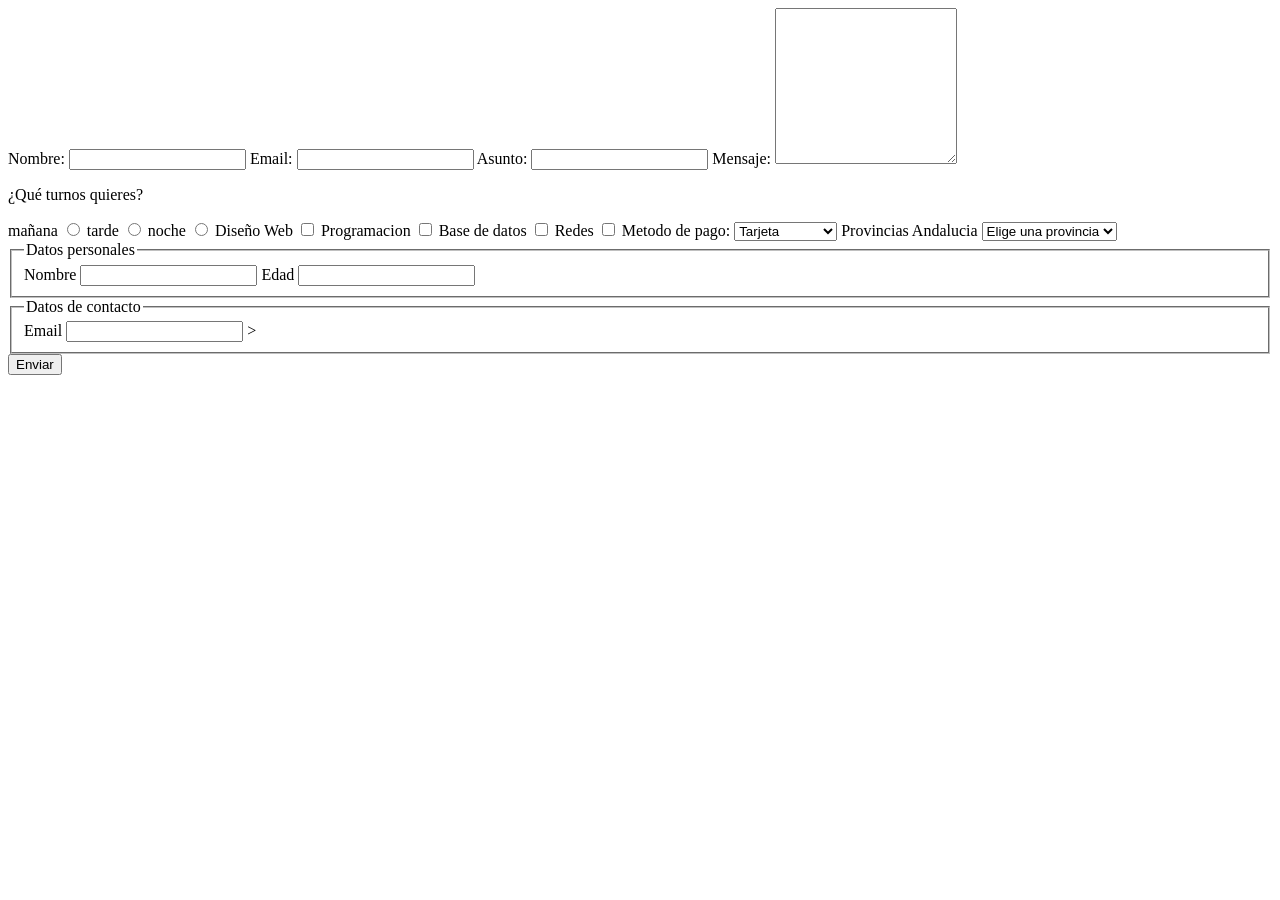
<file: contacto.html>
<!DOCTYPE html>
<html lang="en">

<head>
    <meta charset="UTF-8">
    <meta name="viewport" content="width=device-width, initial-scale=1.0">
    <title>Contacto</title>
</head>

<body>
    <form action="https://httpbin.org/get" method="get">
        <label for="nombre">Nombre:</label>
        <input type="text" id="nombre" name="nombre">
        <label for="email">Email:</label>
        <input type="email" id="email" name="email">
        <label for="asunto">Asunto:</label>
        <input type="text" id="asunto" name="asunto">
        <label for="mensaje">Mensaje:</label>
        <textarea id="mensaje" name="mensaje" rows="10"></textarea>

        <p>¿Qué turnos quieres?</p>
        <label for="mañana">mañana</label>
        <input type="radio" id="mañana" name="Turno" value="Mañana">



        <label for="tarde">tarde</label>
        <input type="radio" id="tarde" name="Turno" value="Tarde">

        <label for="noche">noche</label>
        <input type="radio" id="noche" name="Turno" value="Noche">

        <label for="diseñoweb">Diseño Web</label>
        <input type="checkbox" id="diseñoweb" name="opciones" value="diseñoweb">

        <label for="programacion">Programacion</label>
        <input type="checkbox" id="programacion" name="opciones" value="programacion">

        <label for="basededatos">Base de datos</label>
        <input type="checkbox" id="basededatos" name="opciones" value="basededatos">
        <label for="redes">Redes</label>
        <input type="checkbox" id="redes" name="opciones" value="redes">


        <label for="pago">Metodo de pago:</label>
        <select id="pago" name="pago">
            <option value="tarjeta">Tarjeta</option>
            <option value="paypal">PayPal</option>
            <option value="transferencia">Transferencia</option>
            <option value="efectivo">Efectivo</option>
        </select>



        <label for="provincias">Provincias Andalucia</label>
        <select id="provincias" name="provincias">
            <option value="">Elige una provincia</option>
            <option value="almeria">Almería</option>
            <option value="cadiz">Cádiz</option>
            <option value="cordoba">Córdoba</option>
            <option value="granada">Granada</option>
            <option value="huelva">Huelva</option>
            <option value="jaen">Jaén</option>
            <option value="malaga">Málaga</option>
            <option value="sevilla">Sevilla</option>
        </select>

        <fieldset>
            <legend>Datos personales</legend>
            <label for="nombre">Nombre</label>
            <input type="text" id="nombre" name="nombre" required>

            <label for="edad">Edad</label>
            <input type="number" id="edad" name="edad" >


        </fieldset>
        <fieldset>
            <legend>Datos de contacto</legend>
            <label for="email">Email</label>
            <input type="email" id="email" name="email" required>

             >


        </fieldset>


        <button type="submit">Enviar</button>
</body>

</html>
</file>
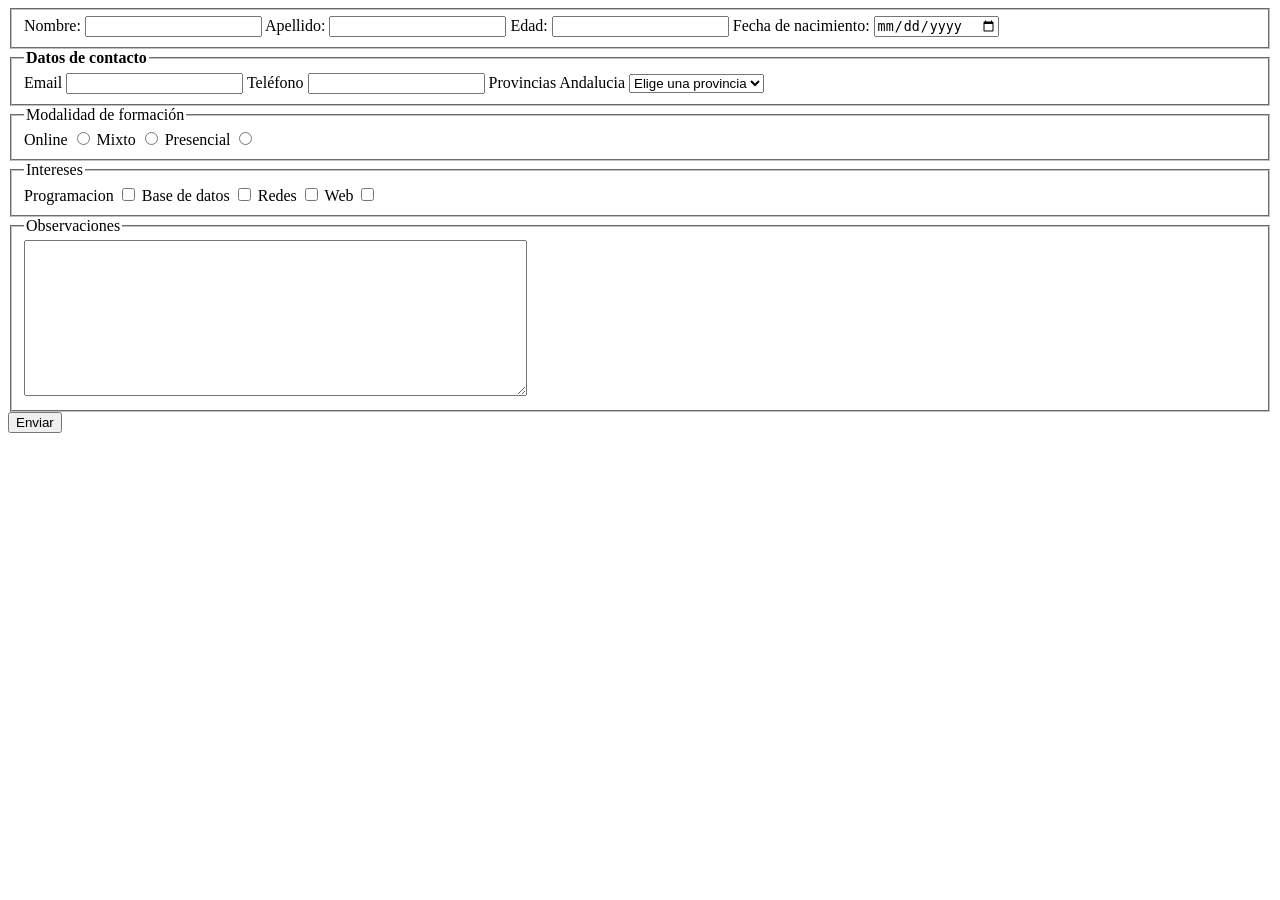
<file: ejercicio.html>
<!DOCTYPE html>
<html lang="en">

<head>
    <meta charset="UTF-8">
    <meta name="viewport" content="width=device-width, initial-scale=1.0">
    <title>Ejercicio</title>
</head>

<body>
    <form action="https://httpbin.org/get" method="get">
        <fieldset>
            <label for="nombre">Nombre:</label>
            <input type="text" id="nombre" name="nombre">
            <label for="apellido">Apellido:</label>
            <input type="text" id="apellido" name="apellido">
            <label for="edad">Edad:</label>
            <input type="number" id="edad" name="edad">
            <label for="fechadenacimiento">Fecha de nacimiento:</label>
            <input type="date" id="fechadenacimiento" name="fechadenacimiento">
        </fieldset>


        <fieldset>
            <legend style="font-weight: bold;">Datos de contacto</legend>
            <label for="email">Email</label>
            <input type="email" id="email" name="email">
            <label for="telefono">Teléfono</label>
            <input type="tel" id="telefono" name="telefono">
            <label for="provincia">Provincias Andalucia</label>
            <select id="provincias" name="provincias">
                <option value="">Elige una provincia</option>
                <option value="almeria">Almería</option>
                <option value="cadiz">Cádiz</option>
                <option value="cordoba">Córdoba</option>
                <option value="granada">Granada</option>
                <option value="huelva">Huelva</option>
                <option value="jaen">Jaén</option>
                <option value="malaga">Málaga</option>
                <option value="sevilla">Sevilla</option>

            </select>
        </fieldset>
        <fieldset>
            <legend>Modalidad de formación</legend>
            <label for="online">Online</label>
            <input type="radio" id="online" name="modalidad" value="Online">

            <label for="mixto">Mixto</label>
            <input type="radio" id="mixto" name="modalidad" value="Mixto">

            <label for="presencial">Presencial</label>
            <input type="radio" id="presencial" name="modalidad" value="Presencial">


        </fieldset>
        <fieldset>
            <legend>Intereses</legend>

            <label for="programacion">Programacion</label>
            <input type="checkbox" id="programacion" name="opciones" value="programacion">

            <label for="basededatos">Base de datos</label>
            <input type="checkbox" id="basededatos" name="opciones" value="basededatos">
            <label for="redes">Redes</label>
            <input type="checkbox" id="redes" name="opciones" value="redes">
            <label for="web">Web</label>
            <input type="checkbox" id="web" name="opciones" value="web">
        </fieldset>
        <fieldset>
            <legend>Observaciones</legend>
            
            <textarea id="mensaje" name="mensaje" rows="10" cols="60"></textarea>

        </fieldset>
        <button type="submit">Enviar</button>
    </form>
</body>

</html>
</file>
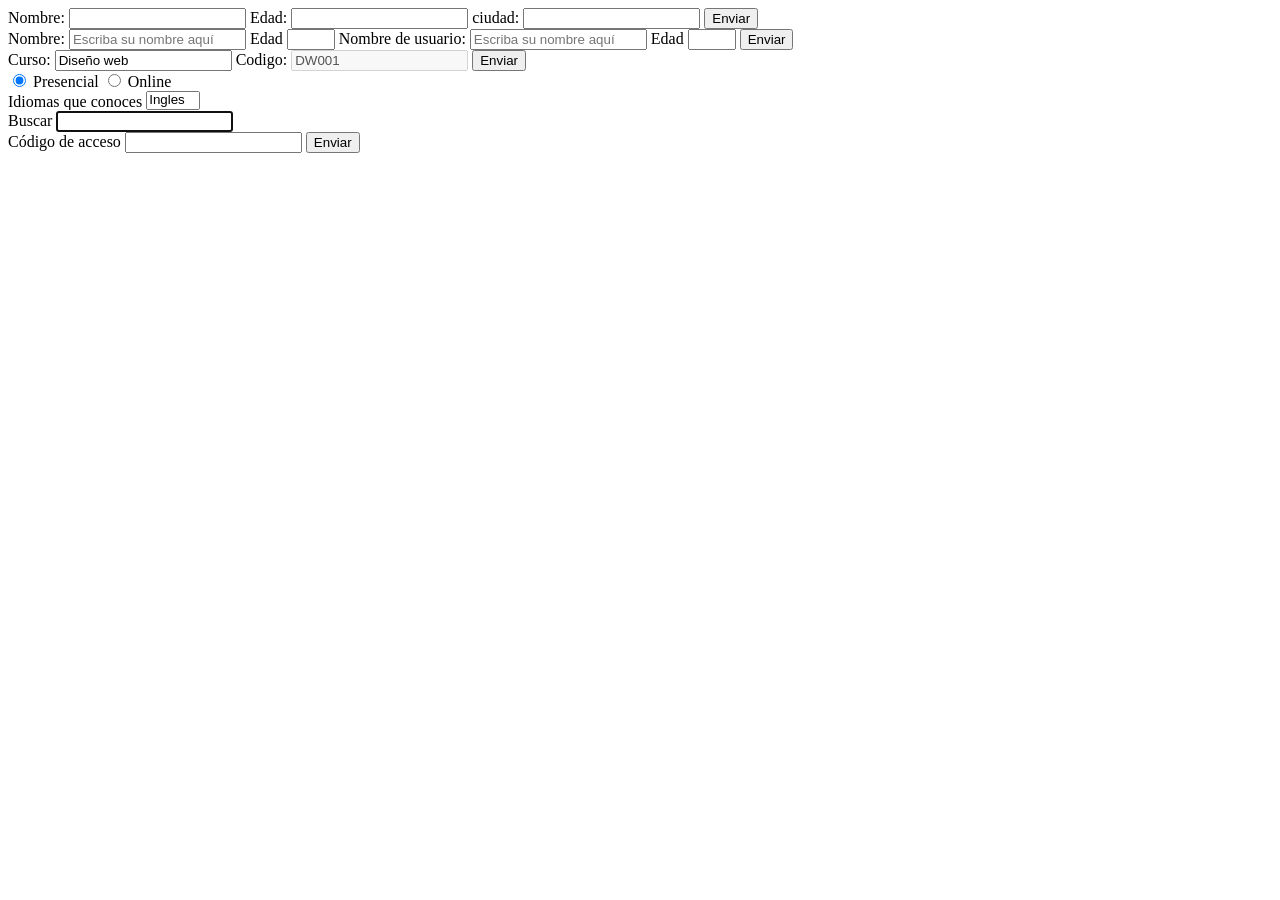
<file: formulario1.html>
<!DOCTYPE html>
<html lang="en">

<head>
    <meta charset="UTF-8">
    <meta name="viewport" content="width=device-width, initial-scale=1.0">
    <title>Formulario</title>
</head>

<body>
    <form action="https://httpbin.org/post" method="post">
        <label for="nombre">Nombre:</label>
        <input type="text" id="nombre" name="nombre">
        <label for="edad">Edad:</label>
        <input type="number" id="edad" name="edad">
        <label for="ciudad">ciudad:</label>
        <input type="text" id="ciudad" name="ciudad">
        <button type="submit">Enviar</button>
    </form>

    <form>
        <label form="nombre">Nombre:</label>
        <input type="text" id="nombre" name="nombre" required placeholder="Escriba su nombre aquí">
        <label for="edad">Edad</label>
        <input type="number" id="edad" name="edad" min="4" max="15">

        <label form="usuario">Nombre de usuario:</label>
        <input type="text" id="nombre" name="nombre" required placeholder="Escriba su nombre aquí">
        <label for="edad">Edad</label>
        <input type="number" id="edad" name="edad" min="4" max="15">


        <button type="submit">Enviar</button>

    </form>

    <form action="https://httpbin.org/post" method="get">
        <label for="curso">Curso:</label>
        <input type="text" id="curso" name="curso" value="Diseño web" readonly>
        <label for="codigo">Codigo:</label>
        <input type="text" id="codigo" name="codigo" value="DW001" disabled>
        <button type="submit">Enviar</button>
    </form>

    <form action="https://httpbin.org/post" method="get">

        <input type="radio" id="presencial" name="modalidad" value="presencial" checked>
        <label for="presencial">Presencial</label>
        <input type="radio" id="online" name="modalidad" value="online">
        <label for="online">Online</label>
    </form>
    <form>
        <label for="Idiomas">Idiomas que conoces</label>
        <select id="Idiomas" name="Idiomas" multiple size="1">
            <option value="ingles">Ingles</option>
            <option value="frances">Frances</option>
            <option value="aleman">Aleman</option>
            <option value="italiano">Italiano</option>

        </select>
    </form>

    <form>
        <label for="buscar">Buscar</label>
        <input type="text" id="buscar" name="buscar" autofocus>
    </form>


<form>

<form>
<label for="codigo">Código de acceso</label>
<input type="text"
id="codigo"
name="codigo"
pattern="^[0-9]{4}"
title="Introduce cuatro números"
required>
 <button type="submit">Enviar</button>



</form>



</form>









</body>
</file>
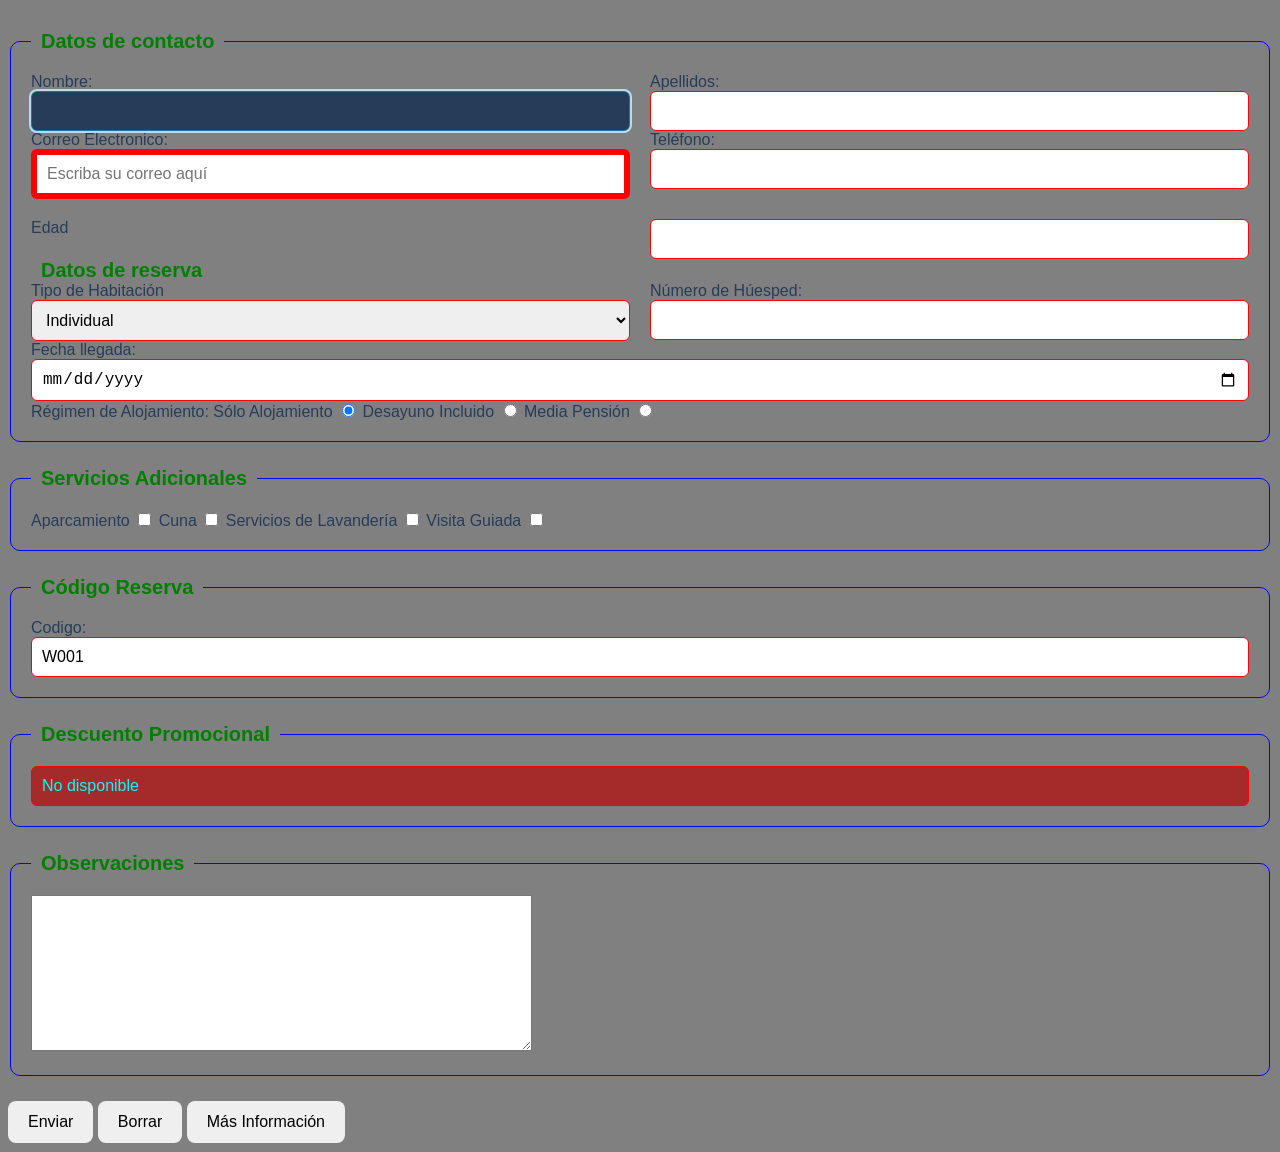
<file: formulario2.html>
<!DOCTYPE html>
<html lang="en">

<head>
    <meta charset="UTF-8">
    <meta name="viewport" content="width=device-width, initial-scale=1.0">
    <title>Formulario 2</title>
    <link rel="stylesheet" href="stylos.css">
</head>

<body>
    <form action="https://httpbin.org/post" method="get"></form>

    <fieldset>
        <legend style="font-weight: bold;">Datos de contacto</legend>
        <div class="fila">
            <div class="campo">
                <label form="nombre">Nombre:</label>
                <input type="text" id="nombre" name="nombre" min="3" autofocus>
            </div>
            <div class="campo">




                <label form="apellidos">Apellidos:</label>
                <input type="text" id="apellidos" name="apellidos" min="3">

            </div>
        </div>

        <div class="fila">
            <div class="campo">
                <label form="correoelectronico">Correo Electronico:</label>
                <input type="email" id="correoelectronico" name="correoelectronico" required
                    placeholder="Escriba su correo aquí">
            </div>

            <div class="campo">
                <label form="telefono">Teléfono:</label>
                <input type="tel">
            </div>
            <label for="edad">Edad</label>
            <input type="number" id="edad" name="edad" min="4" max="15">

        </div>




        <legend style="font-weight: bold;">Datos de reserva</legend>
        <div class="fila">
            <div class="campo">
                <label for="tipohabitacion">Tipo de Habitación</label>
                <select id="tipodehabitacion" name="tipodehabitacion">
                    <option value="">Individual</option>
                    <option value="almeria">Doble</option>
                    <option value="cadiz">Familiar</option>

                </select>
            </div>
            <div class="campo">
                <label form="numerodehuespes">Número de Húesped:</label>
                <input type="number" id="numerodehuespes" name="numerodehuespes" min="1" max="6">
            </div>
        </div>
        <div>
            <label form="fechallegada">Fecha llegada:</label>
            <input type="date" id="fechallegada" name="fechallegada">
        </div>






        <label form="regimendealojamiento">Régimen de Alojamiento:</label>
        <label for="soloalojamiento">Sólo Alojamiento</label>
        <input type="radio" id="Alojamiento" name="Alojamiento" value="Soloalejamiento" checked>

        <label for="desayunoincluido">Desayuno Incluido</label>
        <input type="radio" id="Alojamiento" name="Alojamiento" value="Soloalejamiento">
        <label for="mediapension">Media Pensión</label>
        <input type="radio" id="Alojamiento" name="Alojamiento" value="Soloalejamiento">
    </fieldset>
    <fieldset>
        <legend style="font-weight: bold;">Servicios Adicionales</legend>

        <label for="aparcamiento">Aparcamiento</label>
        <input type="checkbox" id="aparcamiento" name="opciones" value="aparcamiento">

        <label for="cuna">Cuna</label>
        <input type="checkbox" id="cuna" name="opciones" value="cuna">
        <label for="serviciosdelavanderia">Servicios de Lavandería</label>
        <input type="checkbox" id="serviciosdelavanderia" name="opciones" value="serviciosdelavanderia">
        <label for="visitaguiada">Visita Guiada</label>
        <input type="checkbox" id="visitaguiada" name="opciones" value="visitaguiada">
    </fieldset>
    <fieldset>
        <legend style="font-weight: bold;">Código Reserva</legend>
        <label for="codigo">Codigo:</label>
        <input type="text" id="codigo" name="codigo" value="W001" readonly>

    </fieldset>
    <fieldset>
        <legend style="font-weight: bold;">Descuento Promocional</legend>

        <input type="text" id="nodisponible" name="nodisponible" value="No disponible" disabled>


    </fieldset>
    <fieldset>
        <legend>Observaciones</legend>

        <textarea id="mensaje" name="mensaje" rows="10" cols="60"></textarea>


    </fieldset>
    <button type="submit" class=boton-enviar>Enviar</button>

 <button type="submit" class=boton-borrar>Borrar</button>
 <button type="button" popovertarget="informacion">
        Más Información
    </button>
    <div id="informacion" popover>
        <h2>Hotel Spa</h2>
        <h3>Dirección</h3>
        <p>
            Tiene acceso a la naturaleza
        </p>
        <button type="button" popovertarget="informacion" popovertargetaction="hide">
            Cerrar
        </button>


</body>

</html>
</file>
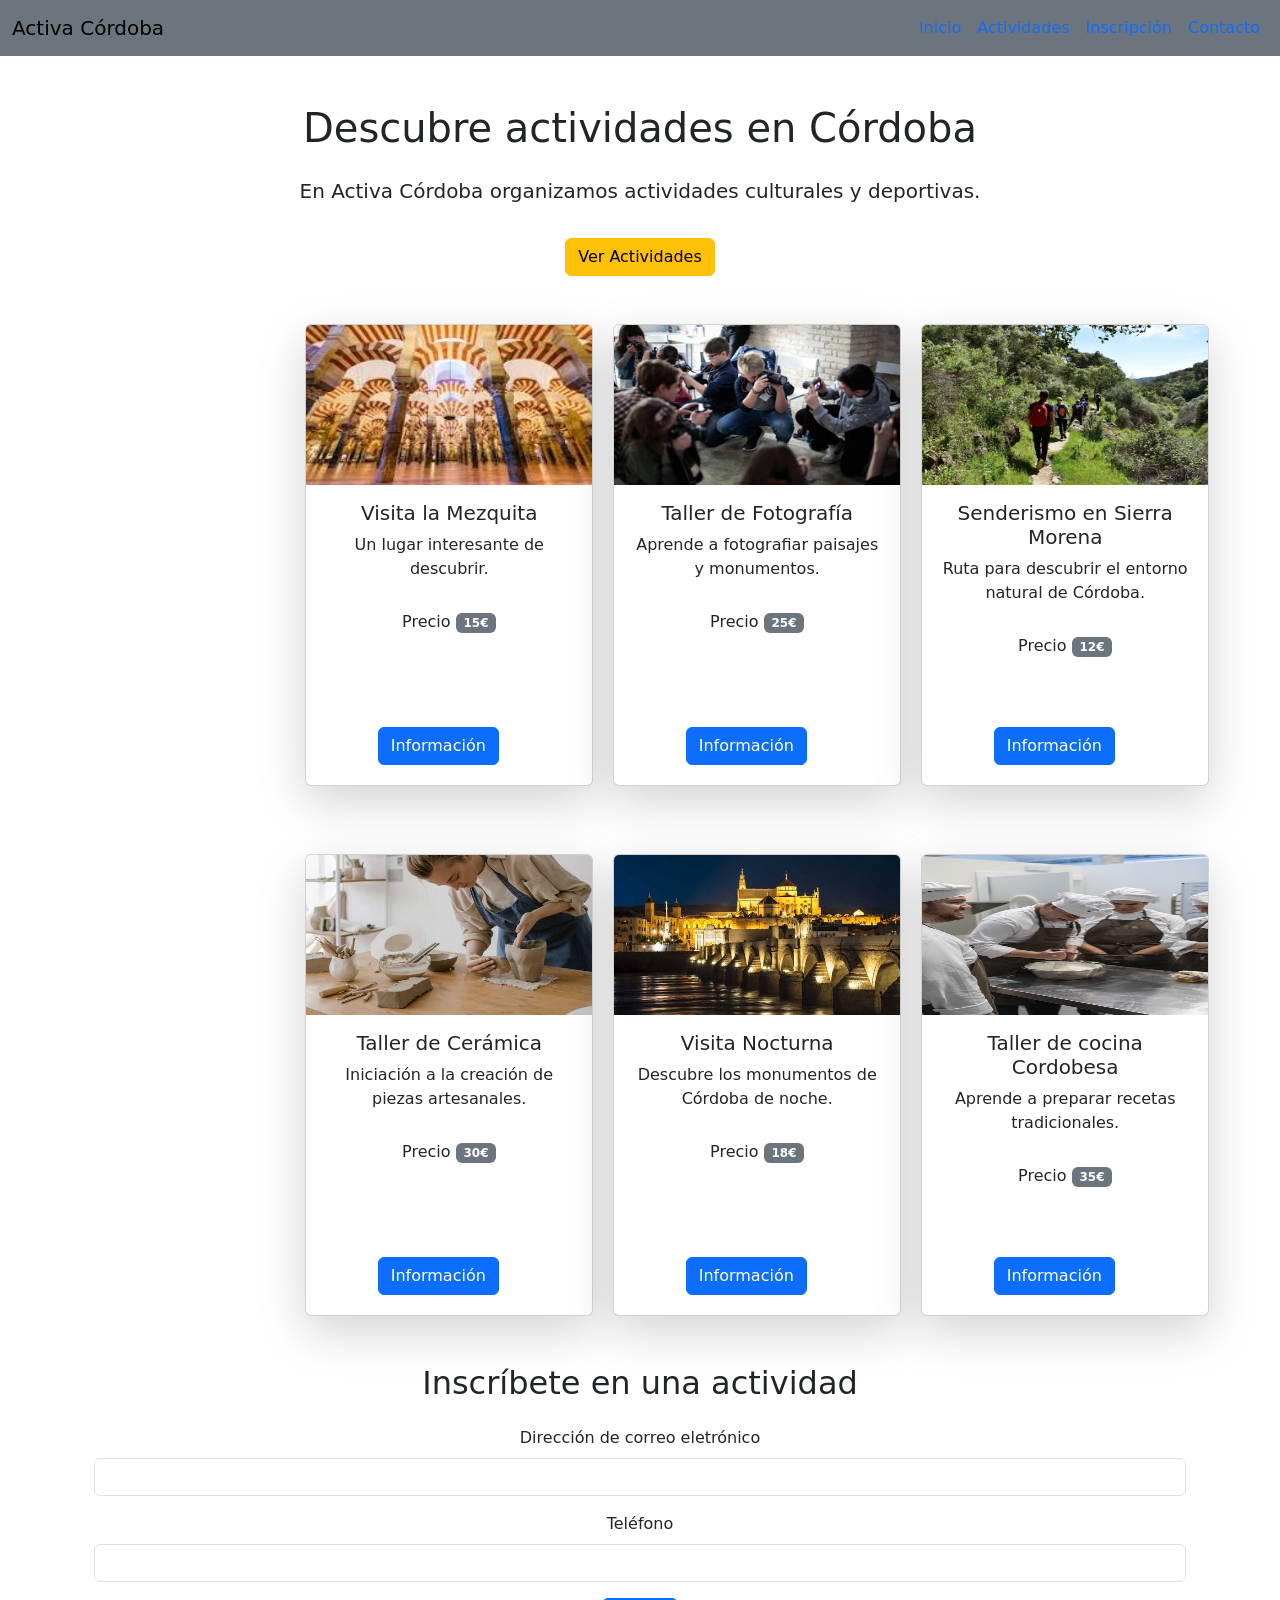
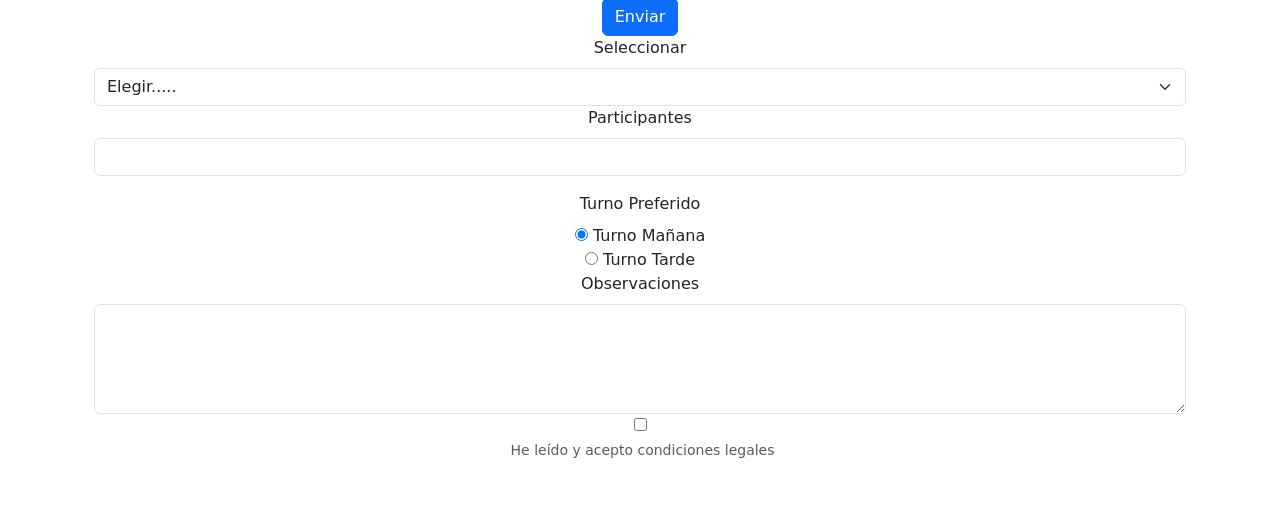
<file: bootstrap/index2.html>
<!DOCTYPE html>
<html lang="en">

<head>
    <meta charset="UTF-8">
    <meta name="viewport" content="width=device-width, initial-scale=1.0">
    <title>Activa Córdoba</title>
    <link href="recursos/bootstrap.min.css" rel="stylesheet">
    <link href="stilo3.css" rel="stylesheet">





</head>

<body>

    <nav class="navbar navbar-expand-lg bg-secondary">
        <div class="container-fluid">
            <a class="navbar-brand" href="#"> Activa Córdoba </a>
            <button class="navbar-toggler" type="button" data-bs-toggle="collapse" data-bs-target="#navbarNav"
                aria-controls="navbarNav" aria-expanded="false" aria-label="Toggle navigation">
                <span class="navbar-toggler-icon"></span>
            </button>
            <div class="collapse navbar-collapse" id="navbarNav">
                <ul class="navbar-nav">
                    <li class="nav-item">
                        <a class="nav-link active text-primary" aria-current="page" href="#">Inicio</a>
                    </li>
                    <li class="nav-item">
                        <a class="nav-link text-primary" href="#">Actividades</a>
                    </li>
                    <li class="nav-item">
                        <a class="nav-link text-primary" href="#">Inscripción</a>
                    </li>
                    <li class="nav-item">
                        <a class="nav-link disabled text-primary" aria-disabled="true">Contacto</a>
                    </li>
                </ul>
            </div>
        </div>


    </nav>
    <main class="container text-center mt-5">
        <h1 class="mb-4">Descubre actividades en Córdoba</h1>
        <p class="lead">En Activa Córdoba organizamos actividades culturales y deportivas.</p>
        <button type="button" class="btn btn-warning text-secundary mt-3">Ver Actividades</button>



        <div
            style="display: grid;grid-template-columns: 1fr 1fr 1fr;grid-template-rows: 1fr 1fr; gap: 20px; margin:auto;width: 60%;">

            <div class="card shadow-lg mt-5" style="width: 18rem; ">
                <img src="imagenes/mezquita.jpg" class="card-img-top" alt="foto">
                <div class="card-body">
                    <h5 class="card-title">Visita la Mezquita</h5>
                    <p class="card-text">Un lugar interesante de descubrir.</p>
                    <a href="#" class="btn btn-primary">Información</a>
                    <h6>Precio <span class="badge text-bg-secondary mt-3">15€</span></h6>
                </div>
            </div>

            <div class="card shadow-lg mt-5" style="width: 18rem; ">
                <img src="imagenes/imagesf.jpg" class="card-img-top" alt="foto">
                <div class="card-body">
                    <h5 class="card-title">Taller de Fotografía</h5>
                    <p class="card-text">Aprende a fotografiar paisajes y monumentos.</p>
                    <a href="#" class="btn btn-primary">Información</a>
                    <h6>Precio <span class="badge text-bg-secondary mt-3">25€</span></h6>
                </div>
            </div>

            <div class="card shadow-lg mt-5" style="width: 18rem; ">
                <img src="imagenes/imagesS.jpg" class="card-img-top" alt="foto">
                <div class="card-body">
                    <h5 class="card-title">Senderismo en Sierra Morena</h5>
                    <p class="card-text">Ruta para descubrir el entorno natural de Córdoba.</p>
                    <a href="#" class="btn btn-primary">Información</a>
                    <h6>Precio <span class="badge text-bg-secondary mt-3">12€</span></h6>
                </div>
            </div>

            <div class="card shadow-lg mt-5" style="width: 18rem; ">
                <img src="imagenes/imagesC.jpg" class="card-img-top" alt="foto">
                <div class="card-body">
                    <h5 class="card-title">Taller de Cerámica</h5>
                    <p class="card-text">Iniciación a la creación de piezas artesanales.</p>
                    <a href="#" class="btn btn-primary">Información</a>
                    <h6>Precio <span class="badge text-bg-secondary mt-3">30€</span></h6>
                </div>
            </div>

            <div class="card shadow-lg mt-5" style="width: 18rem; ">
                <img src="imagenes/imagesN.jpg" class="card-img-top" alt="foto">
                <div class="card-body">
                    <h5 class="card-title">Visita Nocturna</h5>
                    <p class="card-text">Descubre los monumentos de Córdoba de noche.</p>
                    <a href="#" class="btn btn-primary">Información</a>
                    <h6>Precio <span class="badge text-bg-secondary mt-3">18€</span></h6>
                </div>
            </div>

            <div class="card shadow-lg mt-5" style="width: 18rem; ">
                <img src="imagenes/imagesT.jpg" class="card-img-top" alt="foto">
                <div class="card-body">
                    <h5 class="card-title">Taller de cocina Cordobesa</h5>
                    <p class="card-text">Aprende a preparar recetas tradicionales. </p>
                    <a href="#" class="btn btn-primary">Información</a>
                    <h6>Precio <span class="badge text-bg-secondary mt-3">35€</span></h6>
                </div>
            </div>
        </div>
        <section id="inscripcion" class="container my-5">
            <h2 class="text-center mb-4">
                Inscríbete en una actividad
            </h2>
            <form action="https://httpbin.org/get" method="get">

            </form>
            <form>
                <div class="mb-3">
                    <label for="exampleInputEmail1" class="form-label">Dirección de correo eletrónico</label>
                    <input type="email" class="form-control">
                    <div id="emailHelp" class="form-text"></div>
                </div>
                <div class="mb-3">
                    <label for="exampleInputPassword1" class="form-label">Teléfono</label>
                    <input type="tel" class="form-control" name="telefono">
                </div>

                <button type="submit" class="btn btn-primary">Enviar</button>
                <div class="form-field">
                    <label for="fieldSelect" class="form-label">Seleccionar</label>
                    <select class="form-select" id="fieldSelect">
                        <option selected>Elegir.....</option>
                        <option value="1">Visita a la Mezquita</option>
                        <option value="2">Taller de Fotografía</option>
                        <option value="3">Senderismo en Sierra Morena</option>
                        <option value="4">Taller Cerámica</option>
                        <option value="5">Visita Nocturna</option>
                        <option value="6">Taller de cocina Córdoba</option>
                    </select>
                    <div class="mb-3">
                        <label for="exampleInputEmail1" class="form-label">Participantes</label>
                        <input type="number" class="form-control" name=participantes min="1" max="5" required>

                    </div>

                </div>
                <div class="form-field">
                    <p class="form-label">Turno Preferido</p>
                    <div class="form-field">
                        <input class="radio" name="turno" type="radio" id="manana" value="manana" checked>
                        <label for="radioLabel">Turno Mañana</label>
                    </div>
                    <div class="form-field">
                        <input class="radio" name="turno" type="radio" id="tarde" value="tarde">
                        <label for="radioLabel2">Turno Tarde</label>

                    </div>
                    <div class="form-field">


                        <div class="form-field">
                            <label for="exampleFormControlTextarea2" class="form-label">Observaciones</label>
                            <textarea class="form-control" id="exampleFormControlTextarea2" rows="4"></textarea>
                        </div>
                        <div class="form-field">
  <input type="checkbox" id="checkDescription" class="check" />
  <div class="form-field-content">
    <label for="checkDescription"></label>
    <small class="form-text">He leído y acepto condiciones legales</small>
  </div>
</div>

            </form>


        </section>


    </main>

    <script src="recursos/bootstrap.min.js"></script>
</body>

</html>
</file>
<file: stylos.css>
body {
    background-color: grey;
    font-family: Arial, sans-serif;
    color: #263c59
}

form {

    max-width: 800px;
    margin: 30px auto;
    background-color: white;
    border-radius: 12px;
    box-shadow: 0 4px 15px rgba(0, 0, 0, 0.1);


}

input[type="text"] {
    width: 100%;
    padding: 10px;
    border: 1px solid red;
    border-radius: 6px;
    font-size: 16px;
    box-sizing: border-box;



}

input[type="email"] {
    width: 100%;
    padding: 10px;
    border: 1px solid blue;
    border-radius: 6px;
    font-size: 16px;
    box-sizing: border-box;

}

.fila {
    display: grid;
    grid-template-columns: 3fr 1fr;
    gap: 20px;

}

.fila {
    display: grid;
    grid-template-columns: 1fr 1fr;
    gap: 20px;
}

input[type="tel"] {
    width: 100%;
    padding: 10px;
    border: 1px solid red;
    border-radius: 6px;
    font-size: 16px;
    box-sizing: border-box;



}

select {
    width: 100%;
    padding: 10px;
    border: 1px solid red;
    border-radius: 6px;
    font-size: 16px;
    box-sizing: border-box;
}

input[type="number"] {
    width: 100%;
    padding: 10px;
    border: 1px solid red;
    border-radius: 6px;
    font-size: 16px;
    box-sizing: border-box;
}

input[type="date"] {
    width: 100%;
    padding: 10px;
    border: 1px solid red;
    border-radius: 6px;
    font-size: 16px;
    box-sizing: border-box;
}

fieldset {
    border: 1px solid blue;
    border-radius: 10px;
    padding: 20px;
    margin-bottom: 25px;

}

legend {
    font-size: 20px;
    font-weight: bold;
    color: green;
    padding: 0 10px;


}

input:focus,
select:focus,
textarea:focus {
    background-color: #263c59;
    border-color: #1976a3;
    outline: 2px solid #b8dcef;
}

input:disabled {
    background-color: brown;
    color: aqua;
    cursor: not-allowed;

}

input:required:valid {
    border: 5px solid;

    border-color: rgb(191, 194, 14);
}

input:required {
    border: 6px solid red;
}

button {
    padding: 12px 20px;
    border: none;
    border-radius: 8px;
    cursor: pointer;
    font-size: 16px;
    transition: backgroun-color 0.3s ease
}

.boton-enviar:hover {
    background-color: aquamarine;

}

.boton-borrar:hover {
    background-color: red;

}

[popover] {
    width: 400px;
    padding: 25px;
    background-color: aliceblue;
    border: none;
    border-radius: 12px;
    box-shadow: 0 5px 20px rgba(0, 0, 0, 1);


}
[popover]::backdrop {

    background-color: rgba(0, 0, 0, 1);
}
</file>
<file: bootstrap/stilo3.css>
.card-img-top {

    height: 160px;
}
#navbarNav {
   
    justify-content: flex-end;


}
.card-body {
height: 300px;
position: relative;

}
.card-body .btn {
position: absolute;
bottom: 20px;
left: 25%;
}
</file>
